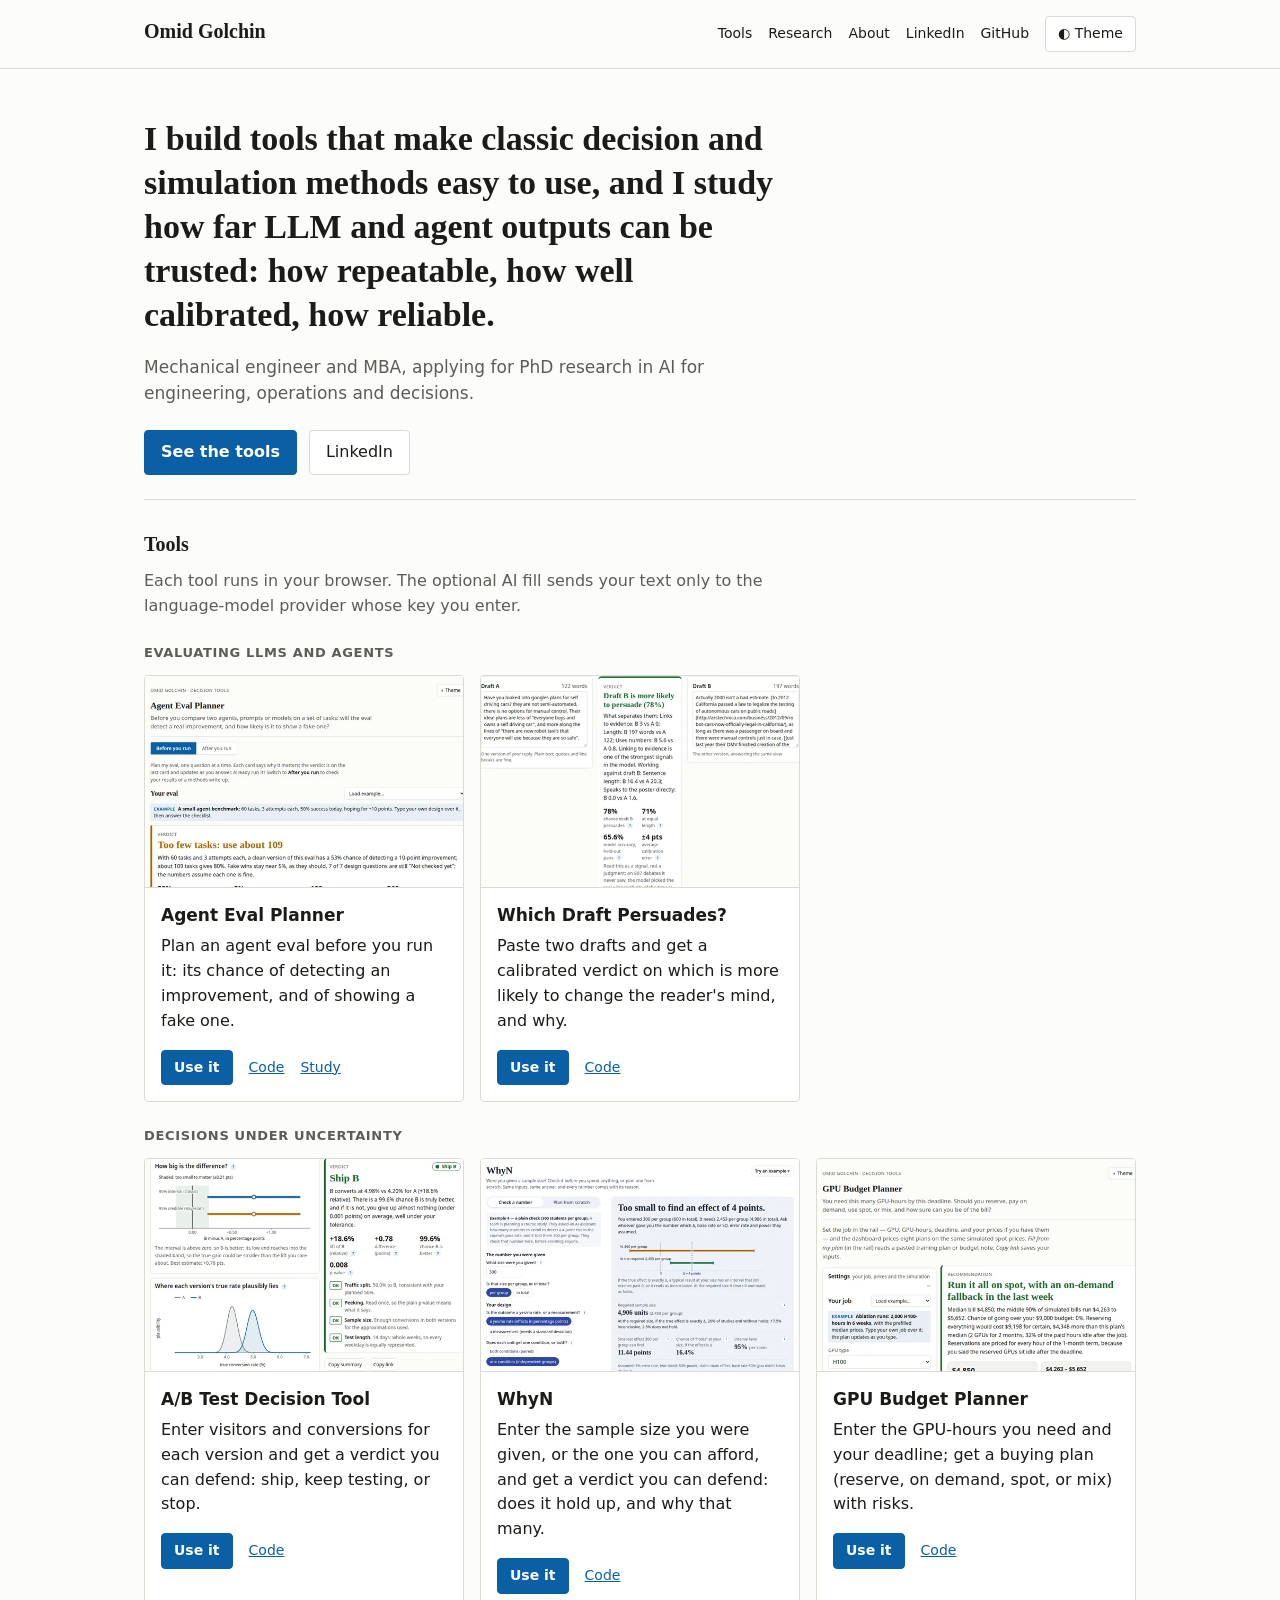
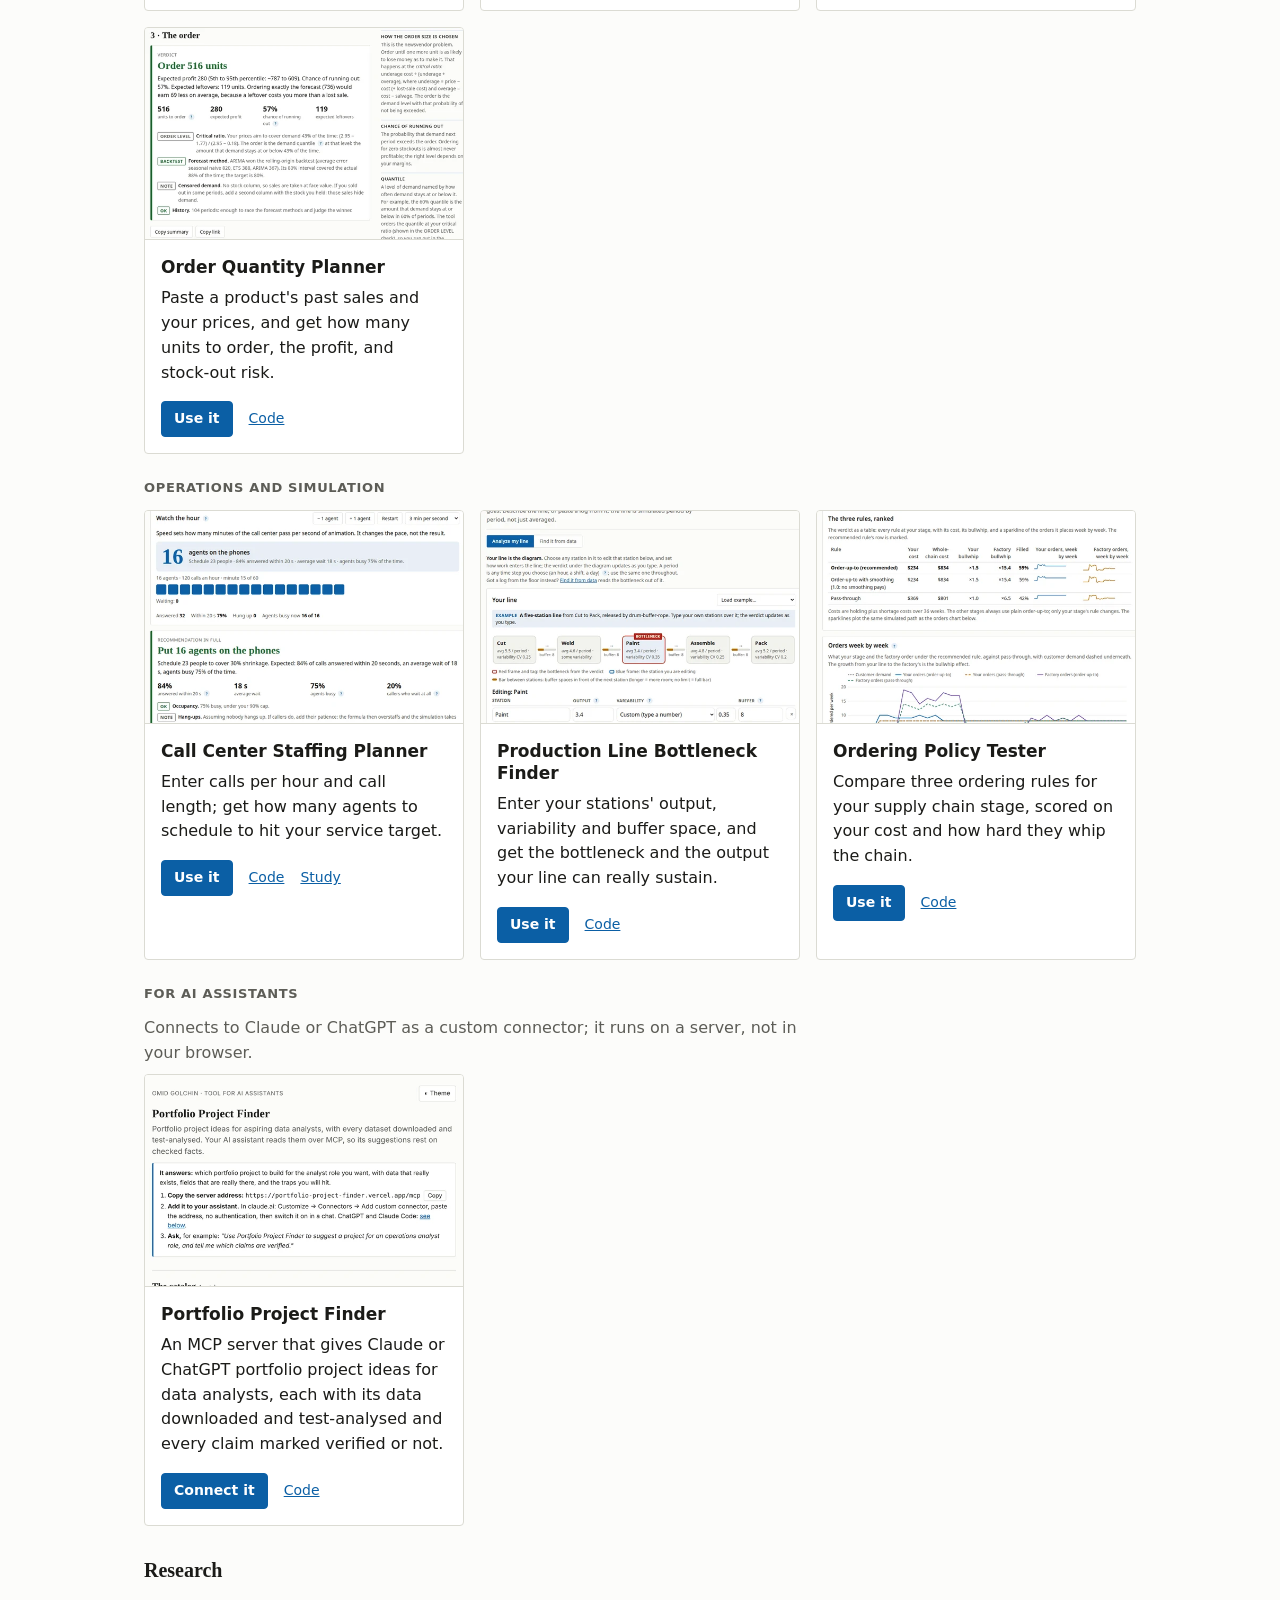
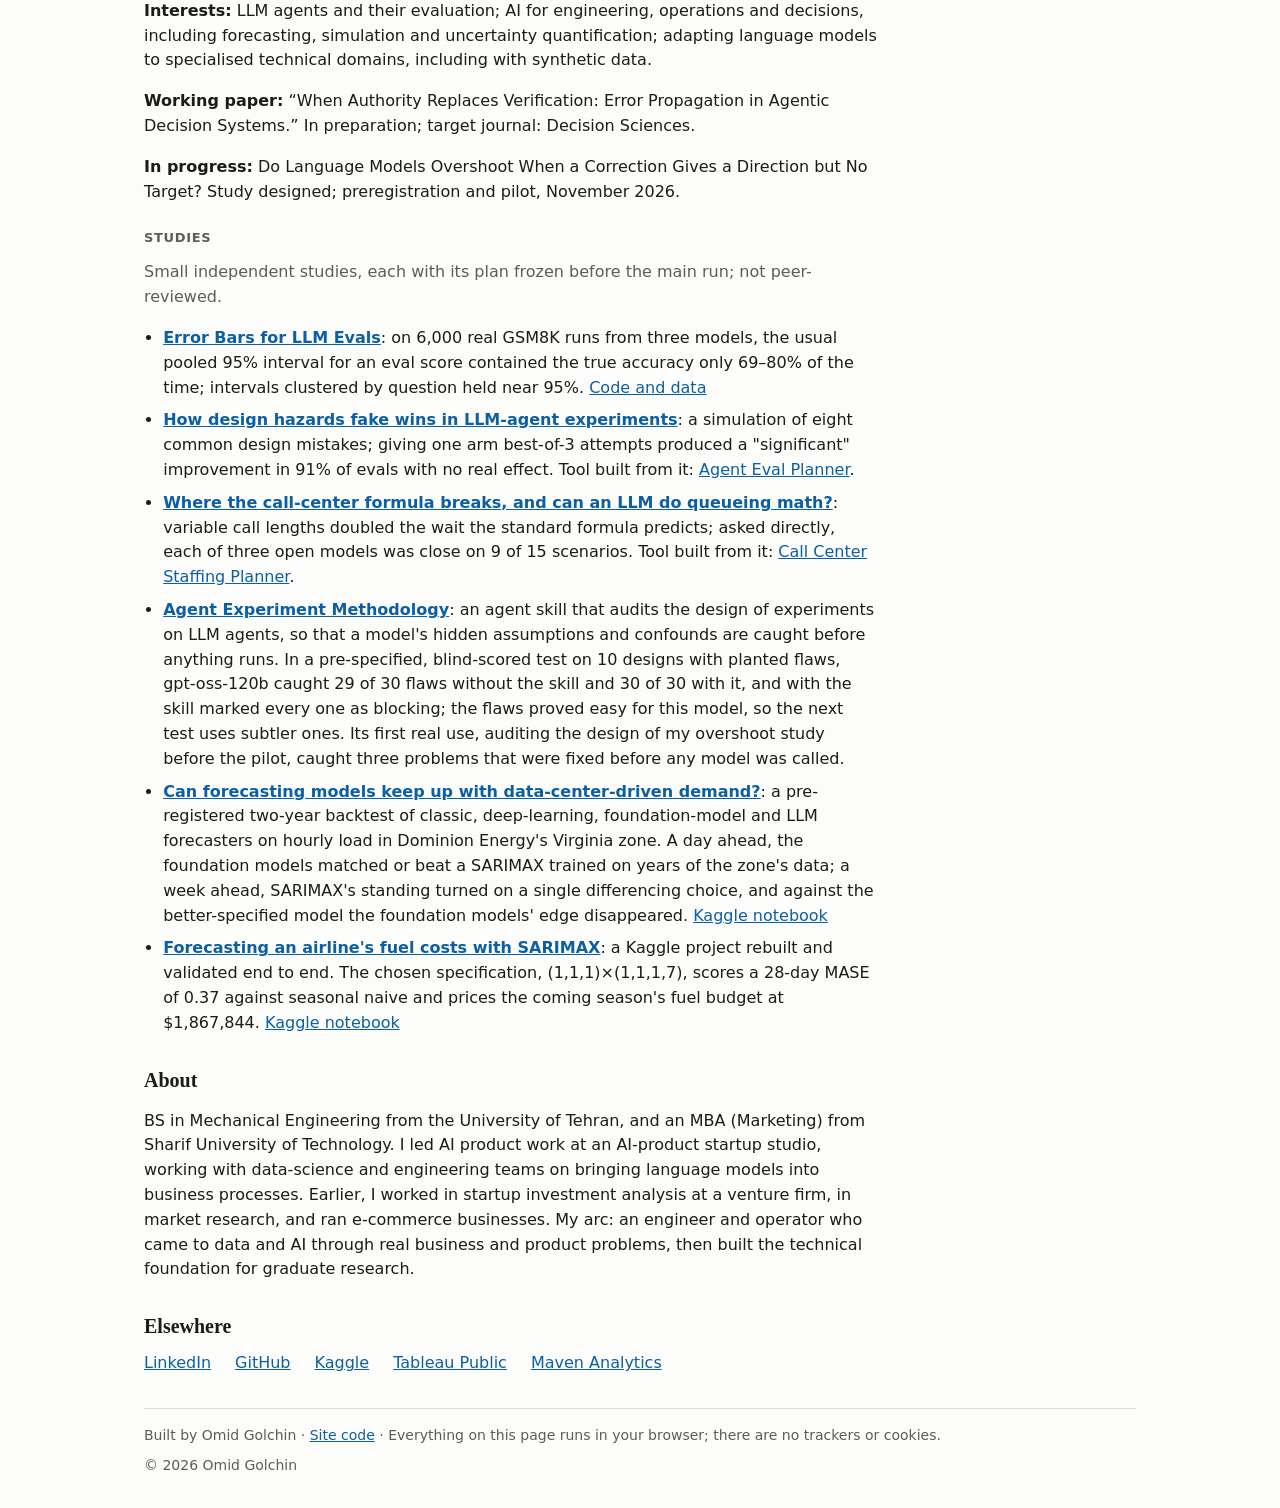
<file: index.html>
<!doctype html>
<html lang="en">
<head>
<meta charset="utf-8">
<meta name="viewport" content="width=device-width, initial-scale=1">
<title>Omid Golchin — Decision tools and LLM evaluation</title>
<meta name="description" content="Omid Golchin builds tools that make classic decision and simulation methods easy to use, and studies how far LLM and agent outputs can be trusted. Nine tools, all running in your browser, and small studies with frozen plans.">
<link rel="canonical" href="https://omidgolchin.github.io/">
<meta property="og:type" content="website">
<meta property="og:title" content="Omid Golchin — Decision tools and LLM evaluation">
<meta property="og:description" content="Tools that make classic decision and simulation methods easy to use, and research on how far LLM and agent outputs can be trusted.">
<meta property="og:url" content="https://omidgolchin.github.io/">
<meta property="og:image" content="https://omidgolchin.github.io/assets/og.png">
<meta property="og:image:width" content="1200">
<meta property="og:image:height" content="630">
<meta name="twitter:card" content="summary_large_image">
<link rel="icon" href="favicon.svg" type="image/svg+xml">
<script src="site.js"></script>
<link rel="stylesheet" href="styles.css">
</head>
<body>
<a class="skip" href="#tools">Skip to the tools</a>

<header class="site-header">
  <div class="wrap header-row">
    <p class="site-name">Omid Golchin</p>
    <nav aria-label="Site">
      <a href="#tools">Tools</a>
      <a href="#research">Research</a>
      <a href="#about">About</a>
      <a href="https://www.linkedin.com/in/omidgolchin/">LinkedIn</a>
      <a href="https://github.com/omidgolchin">GitHub</a>
      <button type="button" class="theme-toggle" data-theme-toggle aria-pressed="false">◐ Theme</button>
    </nav>
  </div>
</header>

<main class="wrap">

  <section class="hero">
    <h1>I build tools that make classic decision and simulation methods easy to use, and I study how far LLM and agent outputs can be trusted: how repeatable, how well calibrated, how reliable.</h1>
    <p class="hero-sub">Mechanical engineer and MBA, applying for PhD research in AI for engineering, operations and decisions.</p>
    <p class="hero-actions">
      <a class="btn btn-primary" href="#tools">See the tools</a>
      <a class="btn" href="https://www.linkedin.com/in/omidgolchin/">LinkedIn</a>
    </p>
  </section>

  <section id="tools" aria-labelledby="tools-h">
    <h2 id="tools-h">Tools</h2>
    <p class="tools-note">Each tool runs in your browser. The optional AI fill sends your text only to the language-model provider whose key you enter.</p>

    <h3 class="group-h">Evaluating LLMs and agents</h3>
    <div class="cards">
      <article class="card">
        <img src="assets/tools/experiment-hazard-simulator.webp" alt="Screenshot of the Agent Eval Planner: an eval design and its verdict, too few tasks: use about 109" width="600" height="399" loading="lazy">
        <div class="card-body">
          <h4>Agent Eval Planner</h4>
          <p>Plan an agent eval before you run it: its chance of detecting an improvement, and of showing a fake one.</p>
          <p class="card-actions"><a class="btn btn-primary" href="https://omidgolchin.github.io/experiment-hazard-simulator/">Use it</a> <a href="https://github.com/omidgolchin/experiment-hazard-simulator">Code</a> <a href="https://github.com/omidgolchin/agent-eval-hazards-study">Study</a></p>
        </div>
      </article>
      <article class="card">
        <img src="assets/tools/persuasion-checker.webp" alt="Screenshot of Which Draft Persuades?: two drafts side by side with the verdict between them, Draft B is more likely to persuade (78%), and its numbers" width="600" height="399" loading="lazy">
        <div class="card-body">
          <h4>Which Draft Persuades?</h4>
          <p>Paste two drafts and get a calibrated verdict on which is more likely to change the reader's mind, and why.</p>
          <p class="card-actions"><a class="btn btn-primary" href="https://omidgolchin.github.io/persuasion-checker/">Use it</a> <a href="https://github.com/omidgolchin/persuasion-checker">Code</a></p>
        </div>
      </article>
    </div>

    <h3 class="group-h">Decisions under uncertainty</h3>
    <div class="cards">
      <article class="card">
        <img src="assets/tools/bayesian-ab-lab.webp" alt="Screenshot of the A/B Test Decision Tool: the difference and posterior charts beside the verdict, Ship B, with its checks" width="600" height="399" loading="lazy">
        <div class="card-body">
          <h4>A/B Test Decision Tool</h4>
          <p>Enter visitors and conversions for each version and get a verdict you can defend: ship, keep testing, or stop.</p>
          <p class="card-actions"><a class="btn btn-primary" href="https://omidgolchin.github.io/bayesian-ab-lab/">Use it</a> <a href="https://github.com/omidgolchin/bayesian-ab-lab">Code</a></p>
        </div>
      </article>
      <article class="card">
        <img src="assets/tools/whyn.webp" alt="Screenshot of WhyN: a given sample size being checked — 300 per group entered, the verdict 'Too small to find an effect of 4 points', and the required 2,453 per group with the reason for each number" width="600" height="399" loading="lazy">
        <div class="card-body">
          <h4>WhyN</h4>
          <p>Enter the sample size you were given, or the one you can afford, and get a verdict you can defend: does it hold up, and why that many.</p>
          <p class="card-actions"><a class="btn btn-primary" href="https://omidgolchin.github.io/whyn/">Use it</a> <a href="https://github.com/omidgolchin/whyn">Code</a></p>
        </div>
      </article>
      <article class="card">
        <img src="assets/tools/gpu-budget-planner.webp" alt="Screenshot of the GPU Budget Planner: the recommended buying plan, run it all on spot with an on-demand fallback, beside the settings rail" width="600" height="399" loading="lazy">
        <div class="card-body">
          <h4>GPU Budget Planner</h4>
          <p>Enter the GPU-hours you need and your deadline; get a buying plan (reserve, on demand, spot, or mix) with risks.</p>
          <p class="card-actions"><a class="btn btn-primary" href="https://omidgolchin.github.io/gpu-budget-planner/">Use it</a> <a href="https://github.com/omidgolchin/gpu-budget-planner">Code</a></p>
        </div>
      </article>
      <article class="card">
        <img src="assets/tools/order-quantity-planner.webp" alt="Screenshot of the Order Quantity Planner: the verdict, Order 516 units, with expected profit, stock-out chance and checks" width="600" height="399" loading="lazy">
        <div class="card-body">
          <h4>Order Quantity Planner</h4>
          <p>Paste a product's past sales and your prices, and get how many units to order, the profit, and stock-out risk.</p>
          <p class="card-actions"><a class="btn btn-primary" href="https://omidgolchin.github.io/order-quantity-planner/">Use it</a> <a href="https://github.com/omidgolchin/order-quantity-planner">Code</a></p>
        </div>
      </article>
    </div>

    <h3 class="group-h">Operations and simulation</h3>
    <div class="cards">
      <article class="card">
        <img src="assets/tools/queue-simulator.webp" alt="Screenshot of the Call Center Staffing Planner: the live hour simulation with 16 agents on the phones and the recommendation" width="600" height="399" loading="lazy">
        <div class="card-body">
          <h4>Call Center Staffing Planner</h4>
          <p>Enter calls per hour and call length; get how many agents to schedule to hit your service target.</p>
          <p class="card-actions"><a class="btn btn-primary" href="https://omidgolchin.github.io/queue-simulator/">Use it</a> <a href="https://github.com/omidgolchin/queue-simulator">Code</a> <a href="https://github.com/omidgolchin/call-center-queueing-study">Study</a></p>
        </div>
      </article>
      <article class="card">
        <img src="assets/tools/production-line-simulator.webp" alt="Screenshot of the Production Line Bottleneck Finder: the five-station line drawn as a diagram, with Paint marked as the bottleneck" width="600" height="399" loading="lazy">
        <div class="card-body">
          <h4>Production Line Bottleneck Finder</h4>
          <p>Enter your stations' output, variability and buffer space, and get the bottleneck and the output your line can really sustain.</p>
          <p class="card-actions"><a class="btn btn-primary" href="https://omidgolchin.github.io/production-line-simulator/">Use it</a> <a href="https://github.com/omidgolchin/production-line-simulator">Code</a></p>
        </div>
      </article>
      <article class="card">
        <img src="assets/tools/ordering-policy-tester.webp" alt="Screenshot of the Ordering Policy Tester: the three ordering rules ranked by cost and bullwhip, with weekly sparklines" width="600" height="399" loading="lazy">
        <div class="card-body">
          <h4>Ordering Policy Tester</h4>
          <p>Compare three ordering rules for your supply chain stage, scored on your cost and how hard they whip the chain.</p>
          <p class="card-actions"><a class="btn btn-primary" href="https://omidgolchin.github.io/ordering-policy-tester/">Use it</a> <a href="https://github.com/omidgolchin/ordering-policy-tester">Code</a></p>
        </div>
      </article>
    </div>

    <h3 class="group-h">For AI assistants</h3>
    <p class="tools-note">Connects to Claude or ChatGPT as a custom connector; it runs on a server, not in your browser.</p>
    <div class="cards">
      <article class="card">
        <img src="assets/tools/portfolio-project-finder.webp" alt="Screenshot of Portfolio Project Finder: what it answers, the three steps to connect it to an AI assistant, and the server address" width="600" height="399" loading="lazy">
        <div class="card-body">
          <h4>Portfolio Project Finder</h4>
          <p>An MCP server that gives Claude or ChatGPT portfolio project ideas for data analysts, each with its data downloaded and test-analysed and every claim marked verified or not.</p>
          <p class="card-actions"><a class="btn btn-primary" href="https://github.com/omidgolchin/portfolio-project-finder#use-it">Connect it</a> <a href="https://github.com/omidgolchin/portfolio-project-finder">Code</a></p>
        </div>
      </article>
    </div>
  </section>

  <section id="research" aria-labelledby="research-h">
    <h2 id="research-h">Research</h2>
    <p><strong>Interests:</strong> LLM agents and their evaluation; AI for engineering, operations and decisions, including forecasting, simulation and uncertainty quantification; adapting language models to specialised technical domains, including with synthetic data.</p>
    <p><strong>Working paper:</strong> “When Authority Replaces Verification: Error Propagation in Agentic Decision Systems.” In preparation; target journal: Decision Sciences.</p>
    <p><strong>In progress:</strong> Do Language Models Overshoot When a Correction Gives a Direction but No Target? Study designed; preregistration and pilot, November 2026.</p>
    <h3 class="group-h">Studies</h3>
    <p class="tools-note">Small independent studies, each with its plan frozen before the main run; not peer-reviewed.</p>
    <ul class="studies">
      <li><strong><a href="https://omidgolchin.github.io/llm-eval-error-bars/">Error Bars for LLM Evals</a></strong>: on 6,000 real GSM8K runs from three models, the usual pooled 95% interval for an eval score contained the true accuracy only 69–80% of the time; intervals clustered by question held near 95%. <a href="https://github.com/omidgolchin/llm-eval-error-bars">Code and data</a></li>
      <li><strong><a href="https://github.com/omidgolchin/agent-eval-hazards-study">How design hazards fake wins in LLM-agent experiments</a></strong>: a simulation of eight common design mistakes; giving one arm best-of-3 attempts produced a "significant" improvement in 91% of evals with no real effect. Tool built from it: <a href="https://omidgolchin.github.io/experiment-hazard-simulator/">Agent Eval Planner</a>.</li>
      <li><strong><a href="https://github.com/omidgolchin/call-center-queueing-study">Where the call-center formula breaks, and can an LLM do queueing math?</a></strong>: variable call lengths doubled the wait the standard formula predicts; asked directly, each of three open models was close on 9 of 15 scenarios. Tool built from it: <a href="https://omidgolchin.github.io/queue-simulator/">Call Center Staffing Planner</a>.</li>
      <li><strong><a href="https://github.com/omidgolchin/agent-experiment-methodology">Agent Experiment Methodology</a></strong>: an agent skill that audits the design of experiments on LLM agents, so that a model's hidden assumptions and confounds are caught before anything runs. In a pre-specified, blind-scored test on 10 designs with planted flaws, gpt-oss-120b caught 29 of 30 flaws without the skill and 30 of 30 with it, and with the skill marked every one as blocking; the flaws proved easy for this model, so the next test uses subtler ones. Its first real use, auditing the design of my overshoot study before the pilot, caught three problems that were fixed before any model was called.</li>
      <li><strong><a href="https://github.com/omidgolchin/nova-load-forecasting">Can forecasting models keep up with data-center-driven demand?</a></strong>: a pre-registered two-year backtest of classic, deep-learning, foundation-model and LLM forecasters on hourly load in Dominion Energy's Virginia zone. A day ahead, the foundation models matched or beat a SARIMAX trained on years of the zone's data; a week ahead, SARIMAX's standing turned on a single differencing choice, and against the better-specified model the foundation models' edge disappeared. <a href="https://www.kaggle.com/code/omidgolchin/forecasting-northern-virginia-electricity-demand">Kaggle notebook</a></li>
      <li><strong><a href="https://github.com/omidgolchin/Airline-Fuel-Optimization-with-SARIMAX">Forecasting an airline's fuel costs with SARIMAX</a></strong>: a Kaggle project rebuilt and validated end to end. The chosen specification, (1,1,1)×(1,1,1,7), scores a 28-day MASE of 0.37 against seasonal naive and prices the coming season's fuel budget at $1,867,844. <a href="https://www.kaggle.com/code/omidgolchin/optimizing-fuel-cost-predictions-using-sarimax">Kaggle notebook</a></li>
    </ul>
  </section>

  <section id="about" aria-labelledby="about-h">
    <h2 id="about-h">About</h2>
    <p>BS in Mechanical Engineering from the University of Tehran, and an MBA (Marketing) from Sharif University of Technology. I led AI product work at an AI-product startup studio, working with data-science and engineering teams on bringing language models into business processes. Earlier, I worked in startup investment analysis at a venture firm, in market research, and ran e-commerce businesses. My arc: an engineer and operator who came to data and AI through real business and product problems, then built the technical foundation for graduate research.</p>
  </section>

  <section id="elsewhere" aria-labelledby="elsewhere-h">
    <h2 id="elsewhere-h">Elsewhere</h2>
    <ul class="elsewhere">
      <li><a href="https://www.linkedin.com/in/omidgolchin/">LinkedIn</a></li>
      <li><a href="https://github.com/omidgolchin">GitHub</a></li>
      <li><a href="https://www.kaggle.com/omidgolchin">Kaggle</a></li>
      <li><a href="https://public.tableau.com/app/profile/omid.golchin/vizzes">Tableau Public</a></li>
      <li><a href="https://mavenshowcase.com/profile/186113b0-f031-70c6-1ac7-bbf1acaf34e4">Maven Analytics</a></li>
    </ul>
  </section>

  <footer class="kit-footer">
    <p>Built by Omid Golchin · <a href="https://github.com/omidgolchin/omidgolchin.github.io">Site code</a> · Everything on this page runs in your browser; there are no trackers or cookies.</p>
    <p>© 2026 Omid Golchin</p>
  </footer>

</main>
</body>
</html>
</file>
<file: styles.css>
/* Omid Golchin — personal site.
 * Tokens, type scale and footer come from omid-tools-kit (kit.css), so the
 * site matches the tools. Quiet, academic, print-like: one accent colour,
 * hairline rules, small radius, no gradients, no shadows. System fonts only.
 */

/* ------------------------------------------------------------------ */
/* Tokens (from omid-tools-kit)                                        */
/* ------------------------------------------------------------------ */

:root {
  --bg: #fcfcfa;
  --card: #ffffff;
  --sunken: #f3f3ef;
  --fg: #1b1b18;
  --muted: #5d5d57;
  --border: #dbdbd3;
  --accent: #0b5fa5;
  --accent-fg: #ffffff;
  --accent-soft: #e8eff6;
  --bad: #b3261e;
  --good: #1e6b30;

  --font-body: system-ui, -apple-system, "Segoe UI", Roboto,
    "Helvetica Neue", Arial, sans-serif;
  --font-display: "Iowan Old Style", "Palatino Linotype", Palatino,
    Georgia, "Times New Roman", serif;

  --fs-caption: 0.8125rem;
  --fs-small: 0.875rem;
  --fs-body: 1rem;
  --fs-lede: 1.0625rem;
  --fs-h3: 1.0625rem;
  --fs-h2: 1.25rem;
  --fs-h1: 1.625rem;

  --sp-1: 0.25rem; --sp-2: 0.5rem; --sp-3: 0.75rem; --sp-4: 1rem;
  --sp-5: 1.5rem; --sp-6: 2rem; --sp-7: 3rem;

  --radius: 4px;
  --radius-s: 2px;
  --wrap: 64rem;
}

:root[data-theme="dark"] {
  --bg: #131417; --card: #1a1c1f; --sunken: #0e0f11;
  --fg: #e9e9e4; --muted: #a4a49c; --border: #34363c;
  --accent: #5aa9e6; --accent-fg: #0d1117; --accent-soft: #1d2c3a;
  --bad: #e88a80; --good: #84b97c;
}
@media (prefers-color-scheme: dark) {
  :root:not([data-theme="light"]) {
    --bg: #131417; --card: #1a1c1f; --sunken: #0e0f11;
    --fg: #e9e9e4; --muted: #a4a49c; --border: #34363c;
    --accent: #5aa9e6; --accent-fg: #0d1117; --accent-soft: #1d2c3a;
    --bad: #e88a80; --good: #84b97c;
  }
}

/* ------------------------------------------------------------------ */
/* Base                                                                */
/* ------------------------------------------------------------------ */

* { box-sizing: border-box; }

body {
  margin: 0;
  background: var(--bg);
  color: var(--fg);
  font-family: var(--font-body);
  font-size: var(--fs-body);
  line-height: 1.55;
}

.wrap {
  max-width: var(--wrap);
  margin: 0 auto;
  padding: 0 var(--sp-4);
}

h1, h2 { font-family: var(--font-display); line-height: 1.25; }
h2 { font-size: var(--fs-h2); margin: var(--sp-6) 0 var(--sp-3); }
a { color: var(--accent); }
a:focus-visible, button:focus-visible {
  outline: 2px solid var(--accent);
  outline-offset: 2px;
}

.skip {
  position: absolute; left: -999px; top: 0;
  background: var(--card); padding: var(--sp-2) var(--sp-3);
}
.skip:focus { left: var(--sp-3); top: var(--sp-3); z-index: 10; }

/* ------------------------------------------------------------------ */
/* Header                                                              */
/* ------------------------------------------------------------------ */

.site-header { border-bottom: 1px solid var(--border); }
.header-row {
  display: flex; justify-content: space-between; align-items: baseline;
  gap: var(--sp-3); flex-wrap: wrap;
  padding-top: var(--sp-4); padding-bottom: var(--sp-4);
}
.site-name {
  font-family: var(--font-display); font-weight: 700;
  font-size: var(--fs-h2); margin: 0;
}
.site-header nav { display: flex; gap: var(--sp-4); align-items: baseline; flex-wrap: wrap; }
.site-header nav a { color: var(--fg); text-decoration: none; font-size: var(--fs-small); }
.site-header nav a:hover { color: var(--accent); text-decoration: underline; }

button, .btn {
  font: inherit; font-size: var(--fs-small);
  cursor: pointer;
  border: 1px solid var(--border); border-radius: var(--radius);
  background: var(--card); color: var(--fg);
  padding: 6px 12px; text-decoration: none; display: inline-block;
}
.btn-primary { background: var(--accent); border-color: var(--accent); color: var(--accent-fg); font-weight: 600; }
.btn-primary:hover { text-decoration: underline; }

/* ------------------------------------------------------------------ */
/* Hero                                                                */
/* ------------------------------------------------------------------ */

.hero { padding: var(--sp-7) 0 var(--sp-5); border-bottom: 1px solid var(--border); }
.hero h1 {
  font-size: clamp(1.5rem, 3.4vw, 2.125rem);
  font-weight: 700; line-height: 1.3;
  max-width: 38ch; margin: 0 0 var(--sp-4);
}
.hero-sub { font-size: var(--fs-lede); color: var(--muted); max-width: 62ch; margin: 0 0 var(--sp-5); }
.hero-actions { display: flex; gap: var(--sp-3); margin: 0; }
.hero-actions .btn { font-size: var(--fs-body); padding: 9px 16px; }

/* ------------------------------------------------------------------ */
/* Tool cards                                                          */
/* ------------------------------------------------------------------ */

.tools-note { color: var(--muted); max-width: 68ch; margin: 0 0 var(--sp-2); }
.group-h {
  font-size: var(--fs-caption); letter-spacing: 0.05em; text-transform: uppercase;
  color: var(--muted); font-weight: 600;
  margin: var(--sp-5) 0 var(--sp-3);
}
.cards {
  display: grid; grid-template-columns: repeat(3, minmax(0, 1fr));
  gap: var(--sp-4);
}
@media (max-width: 820px) { .cards { grid-template-columns: minmax(0, 1fr); } }

.card {
  background: var(--card); border: 1px solid var(--border);
  border-radius: var(--radius); overflow: hidden;
  display: flex; flex-direction: column;
}
.card img { width: 100%; height: auto; display: block; border-bottom: 1px solid var(--border); }
.card-body { padding: var(--sp-4); display: flex; flex-direction: column; gap: var(--sp-2); flex: 1; }
.card-body h4 { font-size: var(--fs-h3); font-weight: 600; margin: 0; line-height: 1.3; }
.card-body p { margin: 0; }
.card-actions { margin-top: auto; padding-top: var(--sp-2); display: flex; gap: var(--sp-4); align-items: center; }
.card-actions a:not(.btn) { font-size: var(--fs-small); }

/* ------------------------------------------------------------------ */
/* Text sections                                                       */
/* ------------------------------------------------------------------ */

section p { max-width: 72ch; }
.elsewhere { list-style: none; padding: 0; margin: 0 0 var(--sp-5); display: flex; gap: var(--sp-5); flex-wrap: wrap; }

/* ------------------------------------------------------------------ */
/* Footer (omid-tools-kit)                                             */
/* ------------------------------------------------------------------ */

.kit-footer {
  border-top: 1px solid var(--border);
  color: var(--muted); font-size: var(--fs-small);
  margin-top: var(--sp-6); padding: var(--sp-4) 0 var(--sp-5);
}
.kit-footer p { margin: 0 0 var(--sp-2); }

.studies { max-width: 72ch; padding-left: 1.2em; }
.studies li { margin: 0 0 var(--sp-2); }
</file>
